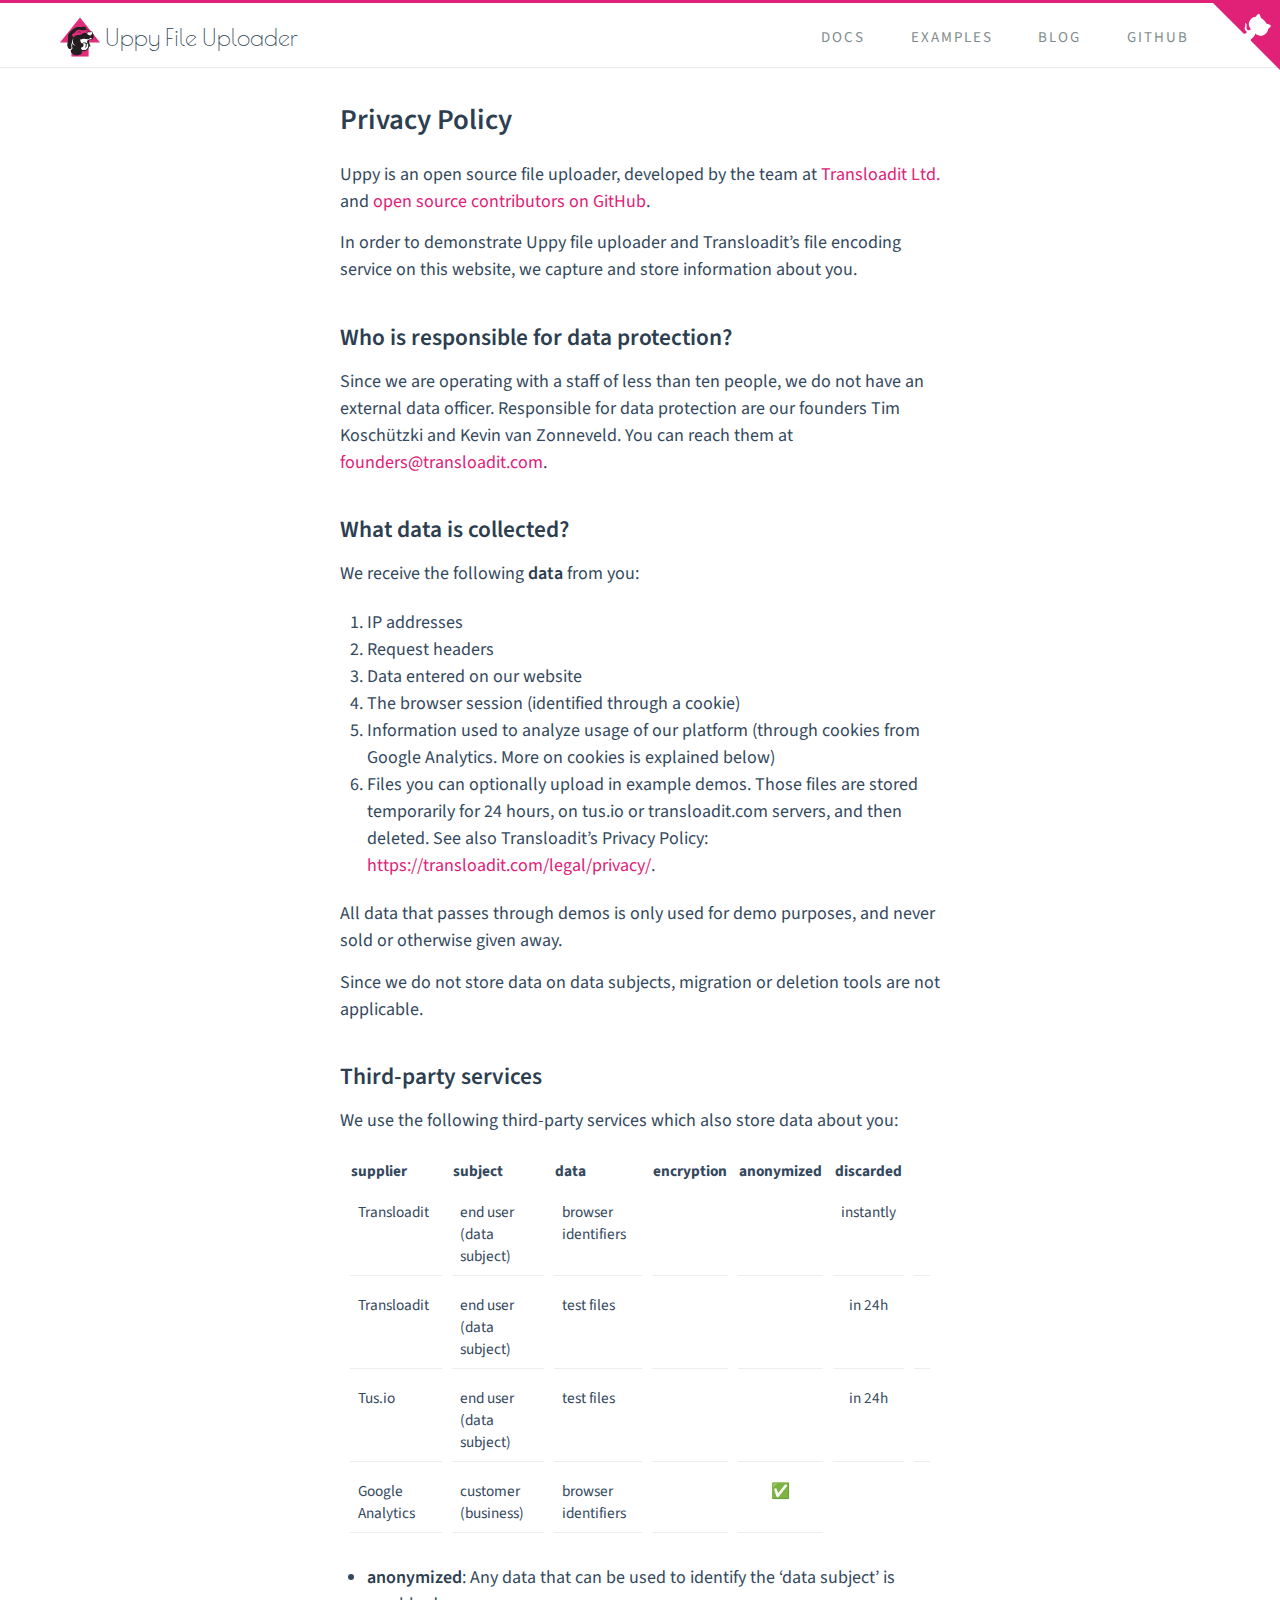
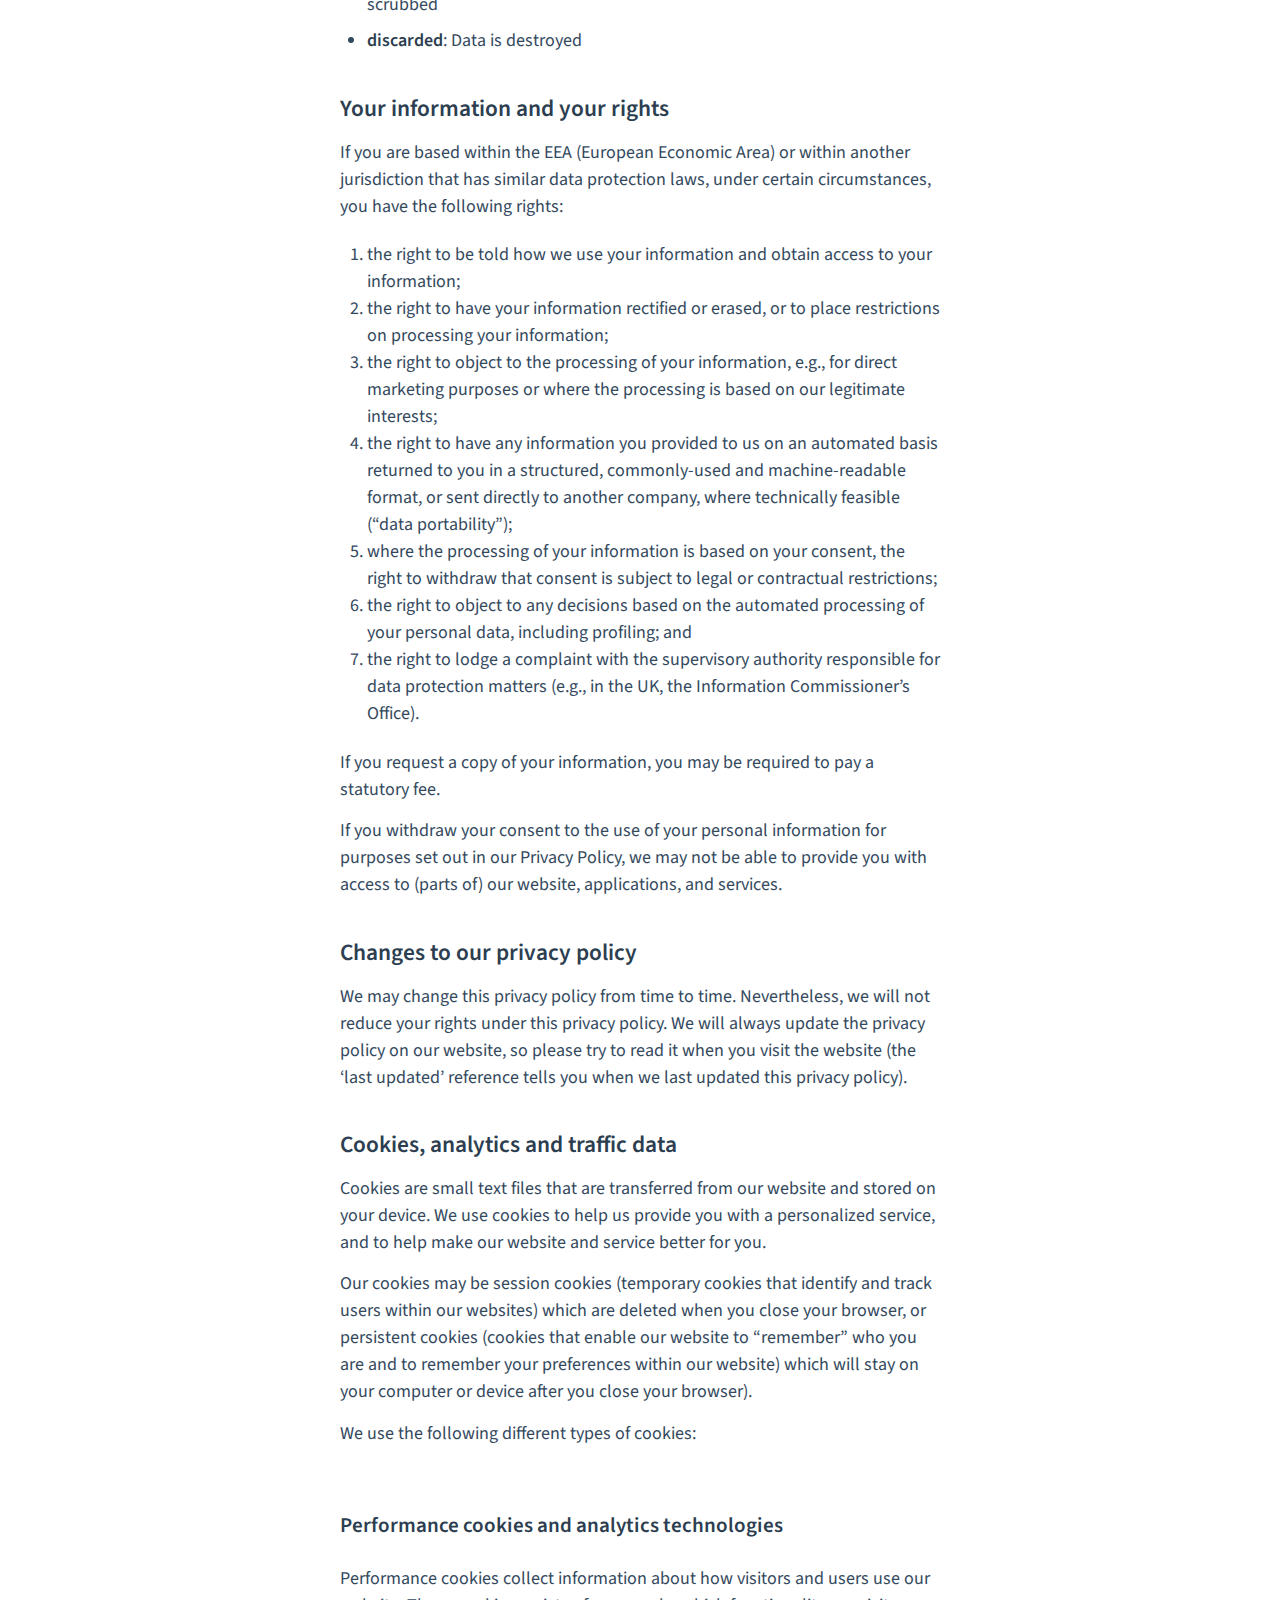
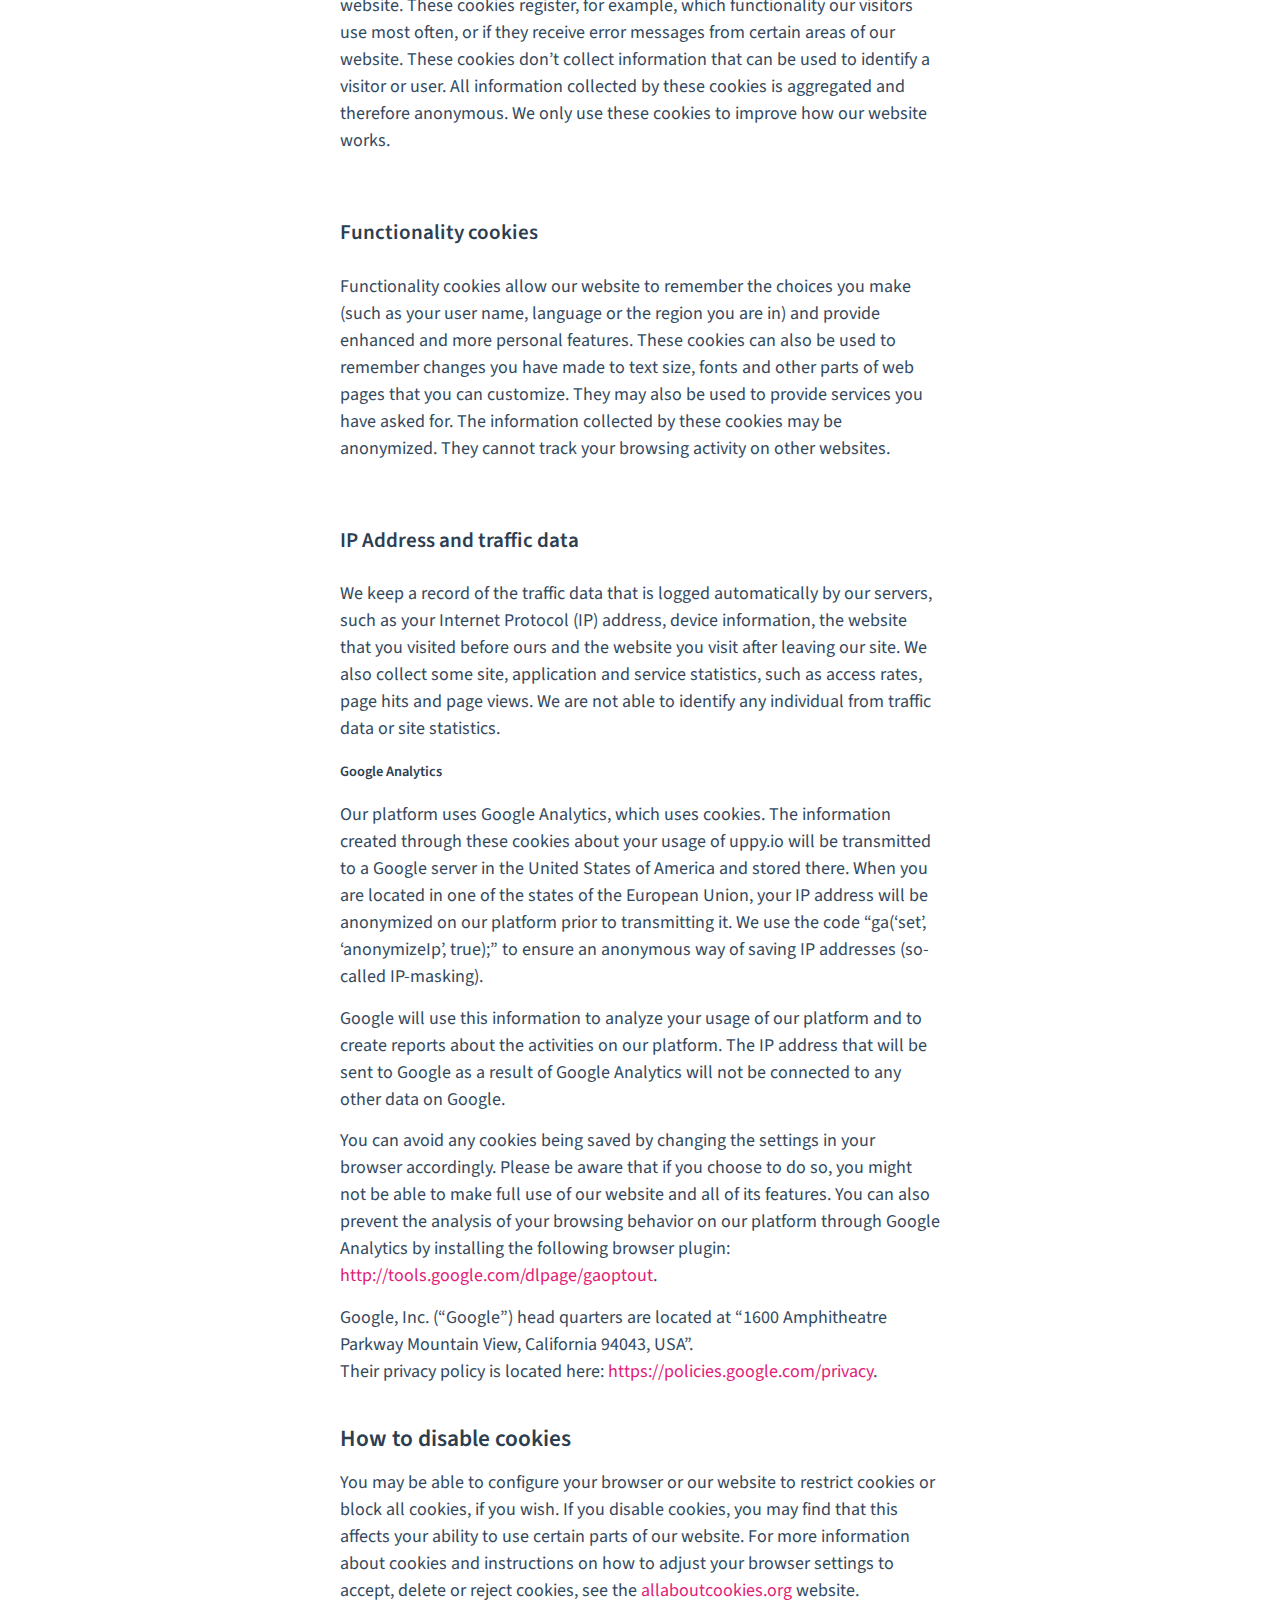
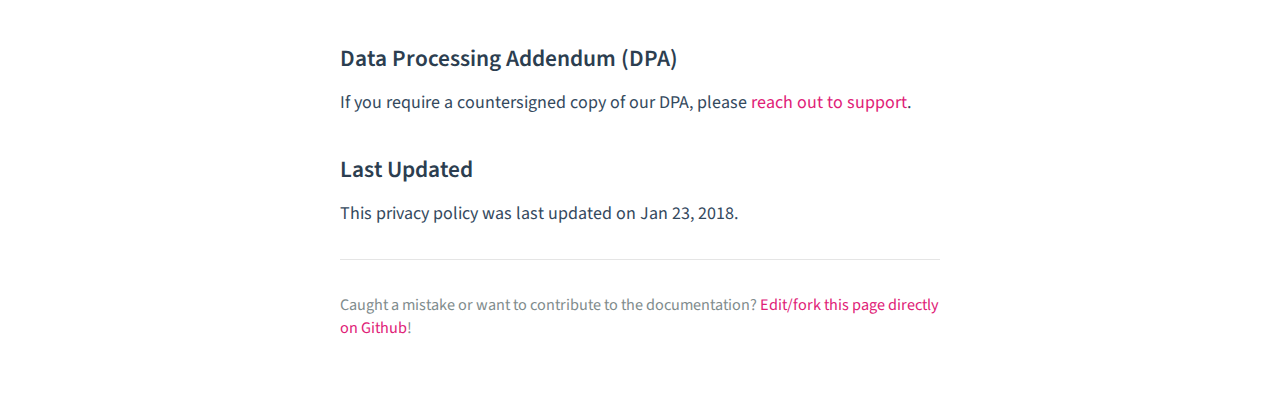
<file: privacy-policy/index.html>
<!DOCTYPE html>
<html lang="en">
  <head>
    <title>Privacy Policy — Uppy File Uploader</title>
    <meta charset="utf-8">
    <meta name="title" content="Privacy Policy — Uppy File Uploader">
    <meta name="description" content="Sleek, modular file uploader that integrates seamlessly with any website or app. It fetches files from local disk, Google Drive, Dropbox, Instagram, remote URLs, cameras etc, and then uploads them to the final destination. It’s fast, easy to use and let&#39;s you worry about more important problems than building a file uploader.
">
    <meta name="viewport" content="width=device-width, initial-scale=1">
    <meta name="twitter:card" content="summary_large_image">
    <meta name="twitter:site" content="@uppy_io">
    <meta name="twitter:creator" content="@uppy_io">
    <meta property="og:url" content="https://uppy.io/privacy-policy/index.html">
    <meta property="og:title" content="Privacy Policy — Uppy File Uploader">
    <meta name="twitter:title" content="Privacy Policy — Uppy File Uploader">
    <meta name="twitter:description" content="Sleek, modular file uploader that integrates seamlessly with any website or app. It fetches files from local disk, Google Drive, Dropbox, Instagram, remote URLs, cameras etc, and then uploads them to the final destination. It’s fast, easy to use and let's you worry about more important problems than building a file uploader.
">
    <meta property="og:image" content="http://uppy.io/images/uppy-social.jpg">
    <meta name="twitter:image" content="http://uppy.io/images/uppy-social.jpg">
    
    <meta name="google-site-verification" content="JxARoHXoCI8bD07pLV_u3z6xpuWNcSIZIcHEytyCkUc" />

    <link rel="icon" href="/images/logos/uppy-dog-head-arrow.png" type="image/x-icon">
    <link rel="alternate" type="application/rss+xml" title="Uppy File Uploader" href="/atom.xml">

    <link href="//fonts.googleapis.com/css?family=Source+Sans+Pro:400,600|Roboto+Mono" rel="stylesheet">
    <link href="//fonts.googleapis.com/css?family=Poiret+One:400" rel="stylesheet">
    <script>
      window.PAGE_TYPE = "page"
    </script>
    <link rel="stylesheet" href="/css/main.css">
  </head>
  <body class="page-inner">
    <div class="page">
      <header id="header" class="MainHeader js-MainHeader">
        <button class="MainHeader-menuBtn js-MenuBtn"></button>

        <a id="logo" class="MainLogo" href="/">
          <img class="MainLogo-img" src="/images/logos/uppy-dog-head-arrow.svg">
          <span class="MainLogo-text">Uppy File Uploader</span>
        </a>

        <nav>
          <ul id="nav" class="MainMenu">
            <!-- @todo uncomment search input when we get our own swifttype -->
<!-- <li>
  <form id="search-form" class="MainMenu-search">
    <input type="text" id="search-query" class="MainMenu-searchQuery st-default-search-input">
  </form>
</li> -->
<!--li><a href="/guide/" class="nav-link">Guide</a></li-->
<li><a href="/docs/" class="nav-link">Docs</a></li>
<li><a href="/examples/dashboard/" class="nav-link">Examples</a></li>
<!--li><a href="/stats/" class="nav-link">Stats</a></li-->
<li><a href="/blog/" class="nav-link">Blog</a></li>
<li><a href="https://github.com/transloadit/uppy" class="nav-link">Github</a></li>

          </ul>
        </nav>

        <a href="https://github.com/transloadit/uppy" class="github-corner" aria-label="View source on Github"><svg width="67" height="67" viewBox="0 0 250 250" style="fill:#e02177; color:#fff; position: absolute; top: 0; border: 0; right: 0;" aria-hidden="true"><path d="M0,0 L115,115 L130,115 L142,142 L250,250 L250,0 Z"></path><path d="M128.3,109.0 C113.8,99.7 119.0,89.6 119.0,89.6 C122.0,82.7 120.5,78.6 120.5,78.6 C119.2,72.0 123.4,76.3 123.4,76.3 C127.3,80.9 125.5,87.3 125.5,87.3 C122.9,97.6 130.6,101.9 134.4,103.2" fill="currentColor" style="transform-origin: 130px 106px;" class="octo-arm"></path><path d="M115.0,115.0 C114.9,115.1 118.7,116.5 119.8,115.4 L133.7,101.6 C136.9,99.2 139.9,98.4 142.2,98.6 C133.8,88.0 127.5,74.4 143.8,58.0 C148.5,53.4 154.0,51.2 159.7,51.0 C160.3,49.4 163.2,43.6 171.4,40.1 C171.4,40.1 176.1,42.5 178.8,56.2 C183.1,58.6 187.2,61.8 190.9,65.4 C194.5,69.0 197.7,73.2 200.1,77.6 C213.8,80.2 216.3,84.9 216.3,84.9 C212.7,93.1 206.9,96.0 205.4,96.6 C205.1,102.4 203.0,107.8 198.3,112.5 C181.9,128.9 168.3,122.5 157.7,114.1 C157.9,116.9 156.7,120.9 152.7,124.9 L141.0,136.5 C139.8,137.7 141.6,141.9 141.8,141.8 Z" fill="currentColor" class="octo-body"></path></svg></a><style>.github-corner:hover .octo-arm{animation:octocat-wave 560ms ease-in-out}@keyframes octocat-wave{0%,100%{transform:rotate(0)}20%,60%{transform:rotate(-25deg)}40%,80%{transform:rotate(10deg)}}@media (max-width:500px){.github-corner:hover .octo-arm{animation:none}.github-corner .octo-arm{animation:octocat-wave 560ms ease-in-out}}</style>
      </header>

      <main class="MainContent js-MainContent" id="main">
        
          
<div class="Content js-Content page with-sidebar">
    <h1>Privacy Policy</h1>
    <p>Uppy is an open source file uploader, developed by the team at <a href="https://transloadit.com" target="_blank" rel="noopener">Transloadit Ltd.</a> and <a href="https://github.com/transloadit/uppy/graphs/contributors" target="_blank" rel="noopener">open source contributors on GitHub</a>.</p>
<p>In order to demonstrate Uppy file uploader and Transloadit’s file encoding service on this website, we capture and store information about you.</p>
<h2 id="Who-is-responsible-for-data-protection"><a href="#Who-is-responsible-for-data-protection" class="headerlink" title="Who is responsible for data protection?"></a>Who is responsible for data protection?</h2><p>Since we are operating with a staff of less than ten people, we do not have an external data officer. Responsible for data protection are our founders Tim Koschützki and Kevin van Zonneveld. You can reach them at <a href="mailto:founders@transloadit.com" target="_blank" rel="noopener">founders@transloadit.com</a>.</p>
<h2 id="What-data-is-collected"><a href="#What-data-is-collected" class="headerlink" title="What data is collected?"></a>What data is collected?</h2><p>We receive the following <strong>data</strong> from you:</p>
<ol>
<li>IP addresses</li>
<li>Request headers</li>
<li>Data entered on our website</li>
<li>The browser session (identified through a cookie)</li>
<li>Information used to analyze usage of our platform (through cookies from Google Analytics. More on cookies is explained below)</li>
<li>Files you can optionally upload in example demos. Those files are stored temporarily for 24 hours, on tus.io or transloadit.com servers, and then deleted. See also Transloadit’s Privacy Policy: <a href="https://transloadit.com/legal/privacy/" target="_blank" rel="noopener">https://transloadit.com/legal/privacy/</a>.</li>
</ol>
<p>All data that passes through demos is only used for demo purposes, and never sold or otherwise given away.</p>
<p>Since we do not store data on data subjects, migration or deletion tools are not applicable.</p>
<h2 id="Third-party-services"><a href="#Third-party-services" class="headerlink" title="Third-party services"></a>Third-party services</h2><p>We use the following third-party services which also store data about you:</p>
<table>
<thead>
<tr>
<th style="text-align:left">supplier</th>
<th style="text-align:left">subject</th>
<th style="text-align:left">data</th>
<th style="text-align:center">encryption</th>
<th style="text-align:center">anonymized</th>
<th style="text-align:center">discarded</th>
</tr>
</thead>
<tbody>
<tr>
<td style="text-align:left">Transloadit</td>
<td style="text-align:left">end user (data subject)</td>
<td style="text-align:left">browser identifiers</td>
<td style="text-align:center"></td>
<td style="text-align:center"></td>
<td style="text-align:center">instantly</td>
<td style="text-align:center"></td>
</tr>
<tr>
<td style="text-align:left">Transloadit</td>
<td style="text-align:left">end user (data subject)</td>
<td style="text-align:left">test files</td>
<td style="text-align:center"></td>
<td style="text-align:center"></td>
<td style="text-align:center">in 24h</td>
<td style="text-align:center"></td>
</tr>
<tr>
<td style="text-align:left">Tus.io</td>
<td style="text-align:left">end user (data subject)</td>
<td style="text-align:left">test files</td>
<td style="text-align:center"></td>
<td style="text-align:center"></td>
<td style="text-align:center">in 24h</td>
<td style="text-align:center"></td>
</tr>
<tr>
<td style="text-align:left">Google Analytics</td>
<td style="text-align:left">customer (business)</td>
<td style="text-align:left">browser identifiers</td>
<td style="text-align:center"></td>
<td style="text-align:center">✅</td>
</tr>
</tbody>
</table>
<ul>
<li><strong>anonymized</strong>: Any data that can be used to identify the ‘data subject’ is scrubbed</li>
<li><strong>discarded</strong>: Data is destroyed</li>
</ul>
<h2 id="Your-information-and-your-rights"><a href="#Your-information-and-your-rights" class="headerlink" title="Your information and your rights"></a>Your information and your rights</h2><p>If you are based within the EEA (European Economic Area) or within another jurisdiction that has similar data protection laws, under certain circumstances, you have the following rights:</p>
<ol>
<li>the right to be told how we use your information and obtain access to your information;</li>
<li>the right to have your information rectified or erased, or to place restrictions on processing your information;</li>
<li>the right to object to the processing of your information, e.g., for direct marketing purposes or where the processing is based on our legitimate interests;</li>
<li>the right to have any information you provided to us on an automated basis returned to you in a structured, commonly-used and machine-readable format, or sent directly to another company, where technically feasible (“data portability”);</li>
<li>where the processing of your information is based on your consent, the right to withdraw that consent is subject to legal or contractual restrictions;</li>
<li>the right to object to any decisions based on the automated processing of your personal data, including profiling; and</li>
<li>the right to lodge a complaint with the supervisory authority responsible for data protection matters (e.g., in the UK, the Information Commissioner’s Office).</li>
</ol>
<p>If you request a copy of your information, you may be required to pay a statutory fee.</p>
<p>If you withdraw your consent to the use of your personal information for purposes set out in our Privacy Policy, we may not be able to provide you with access to (parts of) our website, applications, and services.</p>
<h2 id="Changes-to-our-privacy-policy"><a href="#Changes-to-our-privacy-policy" class="headerlink" title="Changes to our privacy policy"></a>Changes to our privacy policy</h2><p>We may change this privacy policy from time to time. Nevertheless, we will not reduce your rights under this privacy policy. We will always update the privacy policy on our website, so please try to read it when you visit the website (the ‘last updated’ reference tells you when we last updated this privacy policy).</p>
<h2 id="Cookies-analytics-and-traffic-data"><a href="#Cookies-analytics-and-traffic-data" class="headerlink" title="Cookies, analytics and traffic data"></a>Cookies, analytics and traffic data</h2><p>Cookies are small text files that are transferred from our website and stored on your device. We use cookies to help us provide you with a personalized service, and to help make our website and service better for you.</p>
<p>Our cookies may be session cookies (temporary cookies that identify and track users within our websites) which are deleted when you close your browser, or persistent cookies (cookies that enable our website to “remember” who you are and to remember your preferences within our website) which will stay on your computer or device after you close your browser).</p>
<p>We use the following different types of cookies:</p>
<h3 id="Performance-cookies-and-analytics-technologies"><a href="#Performance-cookies-and-analytics-technologies" class="headerlink" title="Performance cookies and analytics technologies"></a>Performance cookies and analytics technologies</h3><p>Performance cookies collect information about how visitors and users use our website. These cookies register, for example, which functionality our visitors use most often, or if they receive error messages from certain areas of our website. These cookies don’t collect information that can be used to identify a visitor or user. All information collected by these cookies is aggregated and therefore anonymous. We only use these cookies to improve how our website works.</p>
<h3 id="Functionality-cookies"><a href="#Functionality-cookies" class="headerlink" title="Functionality cookies"></a>Functionality cookies</h3><p>Functionality cookies allow our website to remember the choices you make (such as your user name, language or the region you are in) and provide enhanced and more personal features. These cookies can also be used to remember changes you have made to text size, fonts and other parts of web pages that you can customize. They may also be used to provide services you have asked for. The information collected by these cookies may be anonymized. They cannot track your browsing activity on other websites.</p>
<h3 id="IP-Address-and-traffic-data"><a href="#IP-Address-and-traffic-data" class="headerlink" title="IP Address and traffic data"></a>IP Address and traffic data</h3><p>We keep a record of the traffic data that is logged automatically by our servers, such as your Internet Protocol (IP) address, device information, the website that you visited before ours and the website you visit after leaving our site. We also collect some site, application and service statistics, such as access rates, page hits and page views. We are not able to identify any individual from traffic data or site statistics.</p>
<h4 id="Google-Analytics"><a href="#Google-Analytics" class="headerlink" title="Google Analytics"></a>Google Analytics</h4><p>Our platform uses Google Analytics, which uses cookies. The information created through these cookies about your usage of uppy.io will be transmitted to a Google server in the United States of America and stored there. When you are located in one of the states of the European Union, your IP address will be anonymized on our platform prior to transmitting it. We use the code “ga(‘set’, ‘anonymizeIp’, true);” to ensure an anonymous way of saving IP addresses (so-called IP-masking).</p>
<p>Google will use this information to analyze your usage of our platform and to create reports about the activities on our platform. The IP address that will be sent to Google as a result of Google Analytics will not be connected to any other data on Google.</p>
<p>You can avoid any cookies being saved by changing the settings in your browser accordingly. Please be aware that if you choose to do so, you might not be able to make full use of our website and all of its features. You can also prevent the analysis of your browsing behavior on our platform through Google Analytics by installing the following browser plugin: <a href="http://tools.google.com/dlpage/gaoptout" target="_blank" rel="noopener">http://tools.google.com/dlpage/gaoptout</a>.</p>
<p>Google, Inc. (“Google”)    head quarters are located at “1600 Amphitheatre Parkway Mountain View, California 94043, USA”.<br>Their privacy policy is located here: <a href="https://policies.google.com/privacy" target="_blank" rel="noopener">https://policies.google.com/privacy</a>.</p>
<h2 id="How-to-disable-cookies"><a href="#How-to-disable-cookies" class="headerlink" title="How to disable cookies"></a>How to disable cookies</h2><p>You may be able to configure your browser or our website to restrict cookies or block all cookies, if you wish. If you disable cookies, you may find that this affects your ability to use certain parts of our website. For more information about cookies and instructions on how to adjust your browser settings to accept, delete or reject cookies, see the <a href="http://allaboutcookies.org" target="_blank" rel="noopener">allaboutcookies.org</a> website.</p>
<h2 id="Data-Processing-Addendum-DPA"><a href="#Data-Processing-Addendum-DPA" class="headerlink" title="Data Processing Addendum (DPA)"></a>Data Processing Addendum (DPA)</h2><p>If you require a countersigned copy of our DPA, please  <a href="mailto:hello@transloadit.com?subject=I+request+a+countersigned+copy+of+your+DPA" onclick="Intercom('showNewMessage', 'Hi, I\'d like to request a countersigned copy of your DPA'); return false;" target="_blank" rel="noopener">reach out to support</a>.</p>
<h2 id="Last-Updated"><a href="#Last-Updated" class="headerlink" title="Last Updated"></a>Last Updated</h2><p>This privacy policy was last updated on Jan 23, 2018.</p>

    
    <div class="footer">Caught a mistake or want to contribute to the documentation?
       <a href="https://github.com/transloadit/uppy/blob/master/website/src/privacy.md" rel="noreferrer noopener" target="_blank">Edit/fork this page directly on Github</a>!
    </div>
</div>

        
      </main>

      <script>
  (function(i,s,o,g,r,a,m){i['GoogleAnalyticsObject']=r;i[r]=i[r]||function(){
  (i[r].q=i[r].q||[]).push(arguments)},i[r].l=1*new Date();a=s.createElement(o),
  m=s.getElementsByTagName(o)[0];a.async=1;a.src=g;m.parentNode.insertBefore(a,m)
  })(window,document,'script','//www.google-analytics.com/analytics.js','ga');

  ga('create', 'UA-63083-12', 'uppy.io');
  ga('set', 'anonymizeIp', true);
  ga('send', 'pageview');
</script>


      
        <script src="/js/smooth-scroll.min.js"></script>
      
      <script src="/js/common.js"></script>

      <!-- Twitter follow button script -->
      <script>!function(d,s,id){var js,fjs=d.getElementsByTagName(s)[0],p=/^http:/.test(d.location)?'http':'https';if(!d.getElementById(id)){js=d.createElement(s);js.id=id;js.src=p+'://platform.twitter.com/widgets.js';fjs.parentNode.insertBefore(js,fjs);}}(document, 'script', 'twitter-wjs');</script>

      <!--script src="//ajax.googleapis.com/ajax/libs/webfont/1.6.16/webfont.js"></script>
      <script>
        WebFont.load({
          google: {
            families: ['Source Sans Pro:400,600', 'Roboto Mono', 'Poiret One:400']
          }
        });
      </script-->
    </div>
  </body>
</html>
</file>
<file: css/main.css>
.clearfix{clear:both}.grid:after{content:"";display:table;clear:both}@media only screen and (min-width:1024px){.grid [class*=" column-"],.grid [class^=column-]{padding:4px}.grid.no-gap [class*=" column-"],.grid.no-gap [class^=column-]{padding:0}[class*=" column-"]:first-child,[class^=column-]:first-child{padding-left:0}[class*=" column-"]:last-child,[class^=column-]:last-child{padding-right:0}[class^=column-]{float:left}.column-1-2{width:50%}.column-1-3{width:33.333333%}.column-2-3{width:66.6667%}.column-1-4{width:25%}.column-full{width:100%}}.gutter pre{color:#999}pre{color:#525252}pre .token.comment{color:#b3b3b3}pre .token.keyword{color:#e96900}pre .token.boolean,pre .token.number{color:#ae81ff}pre .token.class-name{color:#2973b7}pre .token.string{color:#42b983}pre .token.tag{color:#2973b7}pre .token.attr-value{color:#42b983}html{-webkit-box-sizing:border-box;box-sizing:border-box}*,:after,:before{-webkit-box-sizing:inherit;box-sizing:inherit}body,html{height:100%}body{font-family:Source Sans Pro,Helvetica Neue,Arial,sans-serif;font-size:15px;-webkit-font-smoothing:antialiased;-moz-osx-font-smoothing:grayscale;color:#34495e;margin:0;background-color:#e02177}@media only screen and (min-width:1024px){body{font-size:16px}}a{text-decoration:none;color:#34495e}img,video{max-width:100%;height:auto;border:0}h1,h2,h3,h4,strong{font-weight:600;color:#2c3e50}code,pre{font-family:Roboto Mono,Monaco,courier,monospace;font-size:.8em;background-color:#f8f8f8;-webkit-font-smoothing:initial;-moz-osx-font-smoothing:initial}code{padding:3px 5px;border-radius:2px}hr{border:0;background:none;border-top:1px solid #7f8c8d;margin:3em 0}a.button{display:inline-block;font-family:Roboto Mono,Monaco,courier,monospace;font-weight:700;color:#fff;background-color:#e5458d;border-bottom:2px solid #ac185b;padding:12px 14px;border-radius:4px;-webkit-transition:all .15s ease;transition:all .15s ease}a.button:hover{background-color:#e964a0;-webkit-transform:translateY(-2px);transform:translateY(-2px)}.highlight{position:relative;background-color:#f8f8f8;padding:.6em;line-height:1.1;border-radius:2px}.highlight figcaption{display:none}.highlight table,.highlight td,.highlight tr{width:100%;border-collapse:collapse;padding:0;margin:0}.highlight table{display:block;overflow-x:auto}.highlight .gutter{width:1.5em}.highlight .code{font-size:10px}@media only screen and (min-width:1024px){.highlight .code{font-size:15px}}.highlight .code pre{padding:.4em .2em;line-height:1.5em;margin:0}.highlight.bash .code:after,.highlight.css .code:after,.highlight.html .code:after,.highlight.js .code:after,.highlight.php .code:after{position:absolute;top:0;right:0;color:#7f8c8d;text-align:right;font-size:.75em;padding:5px 10px 0;line-height:15px;height:15px;font-weight:600}.highlight.html .code:after{content:"HTML"}.highlight.js .code:after{content:"JS"}.highlight.bash .code:after{content:"Shell"}.highlight.css .code:after{content:"CSS"}.highlight.php .code:after{content:"PHP"}.page{background-color:#fff;min-height:100vh}.page-inner .MainContent{position:relative;z-index:1;overflow-x:hidden;padding:2em 1.4em 0}@media only screen and (min-width:1024px){.page-inner .MainContent{padding:60px 60px 30px}}.Social{text-align:center;list-style-type:none;padding:0;margin:0 auto;margin-top:2em;margin-bottom:2em}.Social li{margin:.7em 0}@media only screen and (min-width:1024px){.Social li{display:inline-block;margin:0 .7em;vertical-align:middle}.Social li.last{margin-left:-2px}}.Sidebar .Social{text-align:left;padding-left:0;margin-top:50px}.Sidebar .Social li{display:block;margin:.7em 0}.MainLogo{display:inline-block;font-size:1.5em;line-height:40px;color:#2c3e50;font-family:Poiret One,Source Sans Pro,Helvetica Neue,Arial,sans-serif;font-weight:500}.MainLogo img{vertical-align:middle;width:40px;height:40px}.MainLogo-text{display:none}@media only screen and (min-width:1024px){.MainLogo-text{display:inline-block;vertical-align:middle}}.MainHeader{position:relative}.page-index .MainHeader{padding:1em 0;border-top:3px solid #e02177}.page-inner .MainHeader{position:fixed;top:0;left:0;width:100%;height:40px;z-index:9;-webkit-box-shadow:0 0 4px rgba(0,0,0,.25);box-shadow:0 0 4px rgba(0,0,0,.25);background-color:#fff;text-align:center}@media only screen and (min-width:1024px){.page-inner .MainHeader{height:auto;padding:10px 60px;-webkit-box-shadow:none;box-shadow:none;z-index:2;border-top:3px solid #e02177;border-bottom:1px solid rgba(173,189,190,.3);text-align:left}}.MainHeader-menuBtn{display:block}@media only screen and (min-width:1024px){.MainHeader-menuBtn{display:none}}.page-index .MainHeader-menuBtn{display:none}.page-inner .MainHeader-menuBtn{background:none;border:0;position:absolute;width:24px;height:24px;top:8px;left:12px;background:url("data:image/svg+xml;charset=utf-8,%3Csvg width='18' height='12' viewBox='0 0 18 12' xmlns='http://www.w3.org/2000/svg' fill='%237f8c8d'%3E%3Cpath d='M0 0h18v2H0zM0 5h18v2H0zM0 10h18v2H0z'/%3E%3C/svg%3E") 50% no-repeat;background-size:22px}.MainMenu{text-transform:uppercase;letter-spacing:2px;list-style-type:none;padding:0;font-size:15px}@media only screen and (min-width:1024px){.MainMenu{margin:0}}.MainMenu-searchQuery{height:30px;line-height:30px;padding:0 15px 0 30px;border:1px solid #e3e3e3;outline:none;border-radius:15px;margin-right:10px;-webkit-transition:border-color .2s ease;transition:border-color .2s ease;background:url("data:image/svg+xml;charset=utf-8,%3Csvg xmlns='http://www.w3.org/2000/svg' viewBox='0 0 100 100' fill='%237f8c8d'%3E%3Cpath d='M87.533 80.03L62.942 55.439c3.324-4.587 5.312-10.207 5.312-16.295 0-.312-.043-.611-.092-.908.05-.301.093-.605.093-.922 0-15.36-12.497-27.857-27.857-27.857-.273 0-.536.043-.799.08-.265-.037-.526-.08-.799-.08-15.361 0-27.858 12.497-27.858 27.857 0 .312.042.611.092.909a5.466 5.466 0 0 0-.093.921c0 15.36 12.496 27.858 27.857 27.858.273 0 .535-.043.8-.081.263.038.524.081.798.081 5.208 0 10.071-1.464 14.245-3.963L79.582 87.98a5.603 5.603 0 0 0 3.976 1.647 5.621 5.621 0 0 0 3.975-9.597zM39.598 55.838c-.265-.038-.526-.081-.8-.081-9.16 0-16.612-7.452-16.612-16.612 0-.312-.042-.611-.092-.908.051-.301.093-.605.093-.922 0-9.16 7.453-16.612 16.613-16.612.272 0 .534-.042.799-.079.263.037.525.079.799.079 9.16 0 16.612 7.452 16.612 16.612 0 .312.043.611.092.909-.05.301-.094.604-.094.921 0 9.16-7.452 16.612-16.612 16.612-.274 0-.536.043-.798.081z'/%3E%3C/svg%3E") 8px 5px no-repeat;background-size:18px;margin-bottom:10px}.MainMenu-searchQuery:focus{border-color:#e02177}@media only screen and (min-width:1024px){.MainMenu-searchQuery{width:200px;margin-bottom:0}}.page-inner .MainMenu{display:none;position:absolute;right:60px;top:15px;height:40px;line-height:40px}.page-inner .MainMenu li{display:inline-block;position:relative;margin:0 .6em}@media only screen and (min-width:1024px){.page-inner .MainMenu{display:block}}.nav-link{color:#7f8c8d;padding-bottom:3px;font-size:.85em;margin:0;cursor:pointer}.nav-link:first-child{margin-left:0}.nav-link.current,.nav-link:hover{border-bottom:3px solid #e02177}@media only screen and (min-width:1024px){.nav-link{margin:0 1.5em;font-size:1em}}.page-index .BuildBadge{margin-left:-2px!important}.Sidebar .BuildBadge{margin-top:15px}.page-index .MainMenu{text-align:center}.page-index .MainMenu li{margin:.3em 0}@media only screen and (min-width:1024px){.page-index .MainMenu li{display:inline-block;position:relative;line-height:40px;margin:0}}.page-index .MainMenu li:last-child .nav-link{margin-right:0}.page-index .MainLogo,.page-index .MainMenu-search{display:none}.IndexHero{text-align:center;position:relative;max-width:950px;margin:auto;padding:0 20px}.IndexHero-logo{display:inline-block;vertical-align:middle;max-width:80px}@media only screen and (min-width:1024px){.IndexHero-logo{max-width:130px}}.IndexHero-title{display:inline-block;vertical-align:middle;padding-left:15px;padding-top:10px;font-family:Poiret One,Source Sans Pro,Helvetica Neue,Arial,sans-serif;font-weight:400;font-size:2.5em;margin:0;margin-bottom:20px}@media only screen and (min-width:1024px){.IndexHero-title{padding-left:20px;font-size:3.5em}}.IndexHero-tagline{font-size:17px;line-height:1.3;font-weight:400;text-align:center;margin:0 auto;margin-top:10px;margin-bottom:40px;color:#7f8c8d}@media only screen and (min-width:1024px){.IndexHero-tagline{font-size:24px;line-height:1.4}}.IndexHero-taglinePart{-webkit-transition:all .6s ease-in-out;transition:all .6s ease-in-out;opacity:0}.IndexHero-taglinePart.is-visible{opacity:1}.IndexHero-taglineList{display:none}.IndexAbout{max-width:760px;margin:3em auto;padding:0 20px;font-size:17px;line-height:1.3;text-align:center}@media only screen and (min-width:1024px){.IndexAbout{text-align:left;font-size:19px;line-height:1.5}}.IndexAbout a{font-weight:700;color:rgba(0,0,0,.8)}.IndexAbout a:hover{color:#000}.IndexAbout-item{position:relative;margin-bottom:80px}@media only screen and (min-width:1024px){.IndexAbout-item:first-child .IndexAbout-icon{top:20px;left:0}}@media only screen and (min-width:1024px){.IndexAbout-item:nth-child(2){padding-right:150px}.IndexAbout-item:nth-child(2) .IndexAbout-icon{top:20px;right:0}}.IndexAbout-icon{max-width:90px}@media only screen and (min-width:1024px){.IndexAbout-icon{position:absolute}}.IndexAbout-item h2{margin-bottom:.1em}.IndexAbout-item p{margin-top:0}.GetStartedBtn{font-size:1.2em;text-decoration:none;text-transform:uppercase;letter-spacing:1px;display:inline-block;padding:12px 40px;border-radius:25px;-webkit-transition:all .3s ease;transition:all .3s ease;background-color:#e02177;color:#fff;margin-top:1.2em;margin-bottom:2em}.GetStartedBtn:hover{-webkit-transform:scale(1.05);transform:scale(1.05)}.TryMe-line{font-size:12px;font-weight:700;text-transform:uppercase;letter-spacing:1px;text-align:center;margin:0;padding:0}.TryMe-btn{background:none;-webkit-appearance:none;font-family:inherit;font-size:inherit;line-height:1;padding:0;margin:0;border:0;outline:none;font-size:12px;display:inline-block;padding:4px 8px;border-radius:23px;-webkit-transition:all .3s ease;transition:all .3s ease;background-color:#e02177;color:#fff;cursor:pointer;margin-left:5px}.TryMe-btn:hover{background-color:#cb1c6b}.IndexExample{text-align:center;max-width:1200px;margin:0 1em 3em}@media only screen and (min-width:1024px){.IndexExample{margin:0 auto 3em}}.IndexExample code,.IndexExample pre{padding:0;margin:0;background-color:transparent;white-space:pre;font-family:Roboto Mono,Monaco,courier,monospace;font-size:12px;height:auto;line-height:18px}.IndexExample figure.highlight{margin:0;-webkit-box-shadow:none;box-shadow:none;background-color:transparent}.IndexExample .sign{display:inline-block;vertical-align:middle;height:10em;line-height:9em;padding:0 .5em;font-weight:600;color:#7f8c8d}.IndexSection-title{font-size:25px;margin-bottom:.7em}.IndexExample-block{text-align:left;overflow:hidden;max-width:500px;margin:auto;margin-bottom:30px;font-size:1em}@media only screen and (min-width:1024px){.IndexExample-block{max-width:100%;width:47%;display:inline-block;vertical-align:top}}@media only screen and (min-width:1024px){.IndexExample-block:nth-child(2){padding-left:30px}}.IndexExample-video{max-width:100%;margin-bottom:5px}.IndexExample-block img{margin:auto}.IndexActivity{max-width:760px;margin:3em auto;padding:0 20px}.IndexActivity h2{text-align:center}.IndexDesignGoals{padding:4em 1em;background-color:#9e1653;color:#fff;overflow:hidden}@media only screen and (min-width:1024px){.IndexDesignGoals{padding:4em 0}}.IndexDesignGoals h2{margin-top:0;color:#fff;font-size:1.5em;text-align:center}.IndexDesignGoals ul{line-height:1.8em;font-size:1.15em;max-width:640px;margin:0 auto;padding:0;list-style-type:none}.IndexDesignGoals li{background:url("data:image/svg+xml;charset=utf-8,%3Csvg width='15' height='12' viewBox='0 0 15 12' xmlns='http://www.w3.org/2000/svg' fill='%23fff'%3E%3Cpath d='M6.089 10.5l-4.95-4.95 1.414-1.414L6.09 7.671l6.345-6.383 1.433 1.434L6.09 10.5z'/%3E%3C/svg%3E") left 5px no-repeat;background-size:24px 24px;padding-left:40px;margin-bottom:.5em}.IndexFooter{text-align:center;color:#fff;padding:4em 1em;background-color:#9e1653}@media only screen and (min-width:1024px){.IndexFooter{padding:4em 0}}.IndexFooter a{color:#fff;text-decoration:underline}.IndexFooter p{margin:.3em 0}.post{margin-bottom:5em}.Sidebar{position:fixed;background-color:#f9f9f9;width:280px;height:100%;top:0;left:0;padding:60px 30px 20px;-webkit-box-shadow:0 0 10px rgba(0,0,0,.2);box-shadow:0 0 10px rgba(0,0,0,.2);-webkit-transition:all .4s cubic-bezier(.4,0,0,1);transition:all .4s cubic-bezier(.4,0,0,1);-webkit-transform:translate(-280px);transform:translate(-280px);z-index:10;overflow-y:scroll}.Sidebar .main-menu{margin-bottom:20px;display:block;padding-left:0}.Sidebar.is-open{-webkit-transform:translate(0);transform:translate(0)}@media only screen and (min-width:1024px){.Sidebar{top:0;left:0;padding-top:95px;padding-left:60px;padding-bottom:130px;margin-right:20px;overflow-x:hidden;overflow-y:auto;-webkit-overflow-scrolling:touch;-ms-overflow-style:none;-webkit-transform:none;transform:none;background-color:transparent;-webkit-box-shadow:none;box-shadow:none}.Sidebar .main-menu{display:none}.Sidebar::-webkit-scrollbar{width:0!important}.Sidebar h2{margin-top:.2em}}.Sidebar ul{list-style-type:none;margin:0;line-height:1.4em;padding-left:1em}.Sidebar.is-blog ul{padding-left:0}.Sidebar li{margin-bottom:.6em}.Sidebar .menu-root{padding-left:0}.Sidebar .menu-root h3{margin-top:2em;margin-bottom:.5em}.Sidebar .menu-sub{font-size:.85em;margin:.8em 0}.Sidebar .sidebar-link{color:#7f8c8d}.Sidebar .sidebar-link.current{font-weight:600;color:#e02177}.Sidebar .sidebar-link.new .Sidebar .sidebar-link:after{content:"NEW";display:inline-block;font-size:10px;font-weight:600;color:#fff;background-color:#e02177;line-height:14px;padding:0 4px;border-radius:3px;margin-left:5px;vertical-align:middle;position:relative;top:-1px}.Sidebar .sidebar-link:hover{border-bottom:2px solid #e02177}.Sidebar .section-link.active{font-weight:700;color:#e02177}.Content{padding:2.2em 0;max-width:600px;margin:0 auto;font-size:18px}@media only screen and (min-width:1024px){.Content.with-sidebar{margin-left:280px}}.Content.api ul{padding-left:1.25em;line-height:1.4em}.Content.api p,.Content.api ul{margin:.6em 0}.Content img.border{border:1px solid hsla(184,6%,53%,.3)}@media only screen and (min-width:1150px){.Content figure.wide{width:135%;max-width:135%}.Content figure.wide img,.Content figure.wide video{max-width:135%}}.Content a.button{font-size:.9em;color:#fff;margin:.2em 0;width:180px;text-align:center;padding:12px 24px;display:inline-block;vertical-align:middle}.Content table{display:block;font-size:85%;border-spacing:10px;overflow-x:auto}.Content .light{color:#7f8c8d}.Content .info{font-size:.85em;display:inline-block;vertical-align:middle;width:280px;margin-left:20px}.Content h2:before,.Content h3:before{content:"";display:block;margin-top:-60px;height:60px;visibility:hidden}@media only screen and (min-width:1150px){.Content h2:before,.Content h3:before{margin-top:-90px;height:90px}}.Content .post h1,.Content>h1{font-size:1.6em;margin:0 0 .7em}.Content .post h2,.Content>h2{font-size:1.3em;margin:1.6em 0 .4em;padding-bottom:.2em}.Content .post h3,.Content>h3{margin:3em 0 1.2em;position:relative}.Content .post h3:before,.Content>h3:before{content:"#";color:#e02177;position:absolute;left:-.7em;top:-2px;font-size:1.2em;font-weight:700}.Content .post h4,.Content>h4{font-size:.8em}.Content .post figure,.Content .post ol,.Content .post ul,.Content>figure,.Content>ol,.Content>ul{margin:1.2em 0}.Content .post p,.Content>p{margin-top:0;margin-bottom:.8em}.Content .post li,.Content>li,.Content>ul li{margin-bottom:.5em}.Content .post ol,.Content .post p,.Content .post ul,.Content>ol,.Content>p,.Content>ul{line-height:1.5em}.Content .post ol,.Content .post ul,.Content>ol,.Content>ul{padding-left:1.5em}.Content a{color:#e02177;-webkit-transition:all .2s;transition:all .2s}.Content a:hover{color:#b5195f}.Content .post blockquote,.Content>blockquote{margin:1.6em 0;padding-left:15px;border-left:4px solid #e02177}.Content .post blockquote p,.Content>blockquote p{font-weight:600;line-height:1.45;margin-left:0}.Content .post blockquote li,.Content>blockquote li{margin-bottom:1em;line-height:1.4}.Content iframe{margin:.7em 0}.Content p.tip{padding:12px 24px 12px 30px;margin:2em 0;border-left:4px solid #f66;background-color:#f8f8f8;position:relative;border-bottom-right-radius:2px;border-top-right-radius:2px}.Content p.tip:before{position:absolute;top:14px;left:-12px;background-color:#f66;color:#fff;content:"!";width:20px;height:20px;border-radius:100%;text-align:center;line-height:20px;font-weight:700;font-family:Poiret One,Source Sans Pro,Helvetica Neue,Arial,sans-serif;font-size:14px}.Content table{width:100%;text-align:left}.Content table td{vertical-align:top;padding:8px;border-bottom:1px solid #eee}.PostAuthor{position:relative;margin-top:40px}.PostAuthor-img{border-radius:50%;max-width:50px;position:absolute}.PostAuthor-name{margin:0;padding:0;font-size:1.2em;padding-left:70px;padding-top:3px}.PostAuthor-tagline{margin:0;padding:0;padding-left:70px;font-size:.85em;color:#667273}.guide-links{margin-top:2em;height:1em}.footer{color:#7f8c8d;margin-top:2em;padding-top:2em;border-top:1px solid #e5e5e5;font-size:.9em}.MoreButton,.TryButton,a.MoreButton,a.TryButton{background:none;-webkit-appearance:none;font-family:inherit;font-size:inherit;line-height:1;padding:0;margin:0;border:0;outline:none;display:inline-block;font-size:.8em;padding:7px 16px;border:1px solid #e02177;-webkit-transition:all .2s;transition:all .2s;color:#e02177;cursor:pointer;border-radius:15px;margin:.7em 0}.MoreButton:hover,.TryButton:hover,a.MoreButton:hover,a.TryButton:hover{background-color:#e02177;color:#fff}.Console{border:1px solid #e02177;font-family:monospace;font-size:13px;line-height:1.4;width:100%;min-height:150px;display:none;padding:10px}.UppyModalOpenerBtn{background:none;-webkit-appearance:none;font-family:inherit;font-size:inherit;line-height:1;padding:0;margin:0;border:0;outline:none;padding:10px 15px;border:1px solid #e02177;-webkit-transition:all .2s;transition:all .2s;font-size:13px;color:#e02177;cursor:pointer;border-radius:15px;margin-bottom:1.5em}.UppyModalOpenerBtn:hover{background-color:#e02177;color:#fff}.DashboardOptions{margin-bottom:1.5em;font-size:.8em}.DashboardOptions label{margin-right:10px}.Stats-info:after{content:"";display:table;clear:both}.Stats-infoText{font-size:1.1em}@media only screen and (min-width:1150px){.Stats-infoText{padding-right:1em}}.Stats-bundleSizes{margin-bottom:1em;width:100%}.Stats-bundleSizes th{text-align:left}a.Stats-package{color:#e02177}.Stats-large{color:red}.Stats-small{color:#3fc33f}.Disc{border:0 none;width:100%;min-height:500px;padding:0;margin:0;overflow-y:hidden}.on-the-githubs:after{content:"";display:table;clear:both}.on-the-githubs>li{list-style-type:none;margin:0;padding:5px 0;position:relative;border-bottom:1px solid hsla(184,6%,53%,.3);margin-bottom:10px}.on-the-githubs>li:after{content:"";display:table;clear:both}.on-the-githubs>li p{font-size:15px;margin:0;padding:0;display:inline-block;float:left;max-width:550px}.on-the-githubs>li abbr{display:block;margin-bottom:5px}@media only screen and (min-width:1024px){.on-the-githubs>li abbr{display:inline;float:right;text-align:right;margin-bottom:0}}.on-the-githubs>li a{font-weight:400;text-decoration:underline}.on-the-githubs>li img{float:left;margin:0 5px 0 0;border-radius:10px;width:20px;height:20px}
</file>
